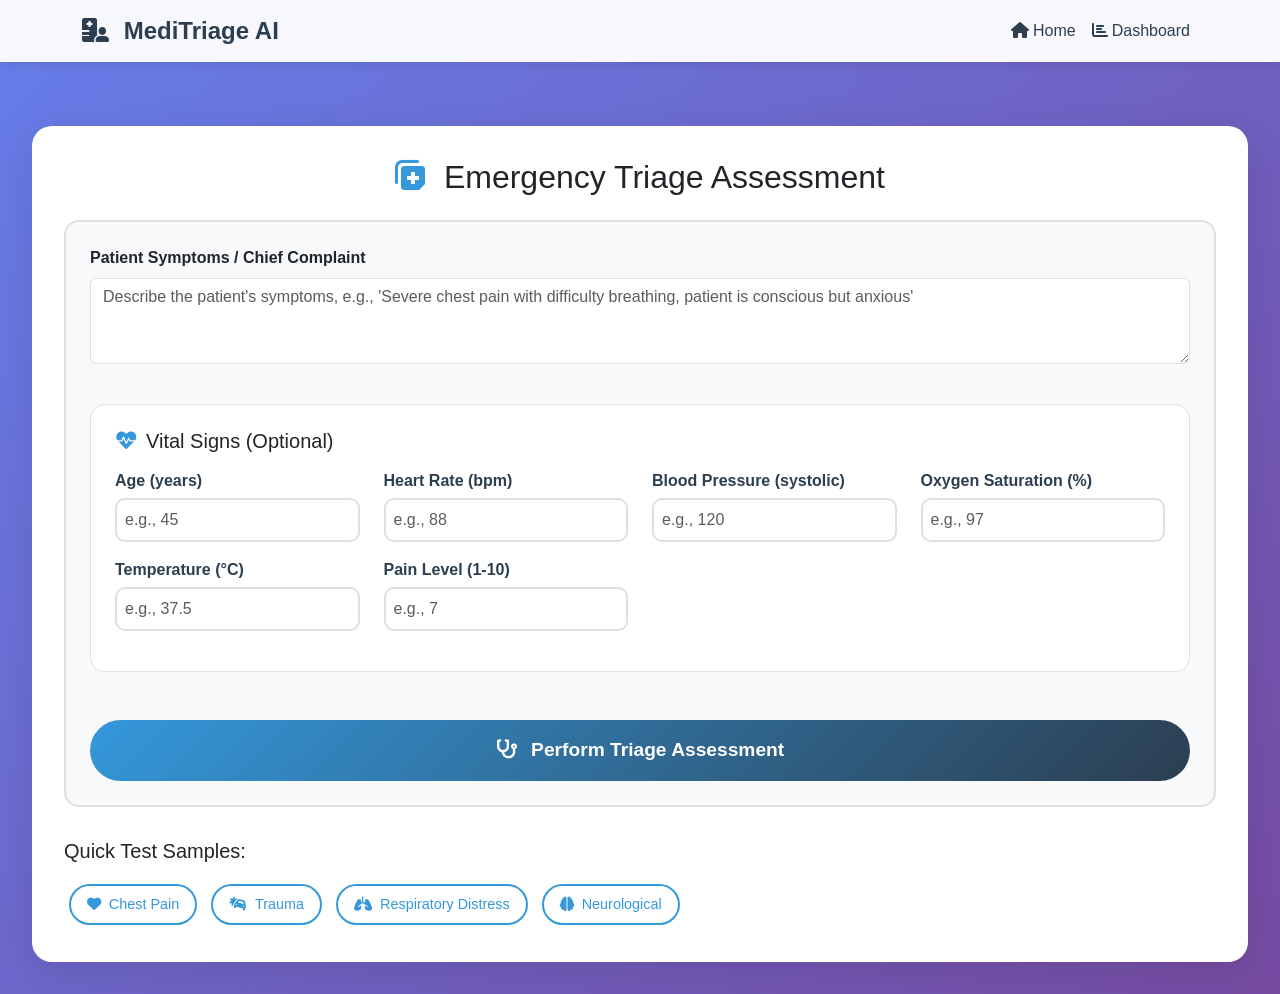
<file: index.html>
<!DOCTYPE html>
<html lang="en">
<head>
    <meta charset="UTF-8">
    <meta name="viewport" content="width=device-width, initial-scale=1.0">
    <title>Medical Triage Assistant</title>
    <link href="https://cdn.jsdelivr.net/npm/bootstrap@5.1.3/dist/css/bootstrap.min.css" rel="stylesheet">
    <link rel="stylesheet" href="https://cdnjs.cloudflare.com/ajax/libs/font-awesome/6.0.0/css/all.min.css">
    <style>
        :root {
            --primary-color: #2c3e50;
            --secondary-color: #3498db;
            --success-color: #27ae60;
            --warning-color: #f39c12;
            --danger-color: #e74c3c;
            --light-bg: #f8f9fa;
        }
        
        body {
            background: linear-gradient(135deg, #667eea 0%, #764ba2 100%);
            min-height: 100vh;
            font-family: 'Segoe UI', Tahoma, Geneva, Verdana, sans-serif;
        }
        
        .navbar {
            background: rgba(255, 255, 255, 0.95);
            box-shadow: 0 2px 10px rgba(0,0,0,0.1);
        }
        
        .navbar-brand {
            font-weight: 700;
            color: var(--primary-color);
            font-size: 1.5rem;
        }
        
        .nav-link {
            color: var(--primary-color);
            font-weight: 500;
            transition: all 0.3s;
        }
        
        .nav-link:hover {
            color: var(--secondary-color);
            transform: translateY(-2px);
        }
        
        .main-container {
            padding: 2rem;
            max-width: 1400px;
            margin: 0 auto;
        }
        
        .assessment-card {
            background: white;
            border-radius: 20px;
            box-shadow: 0 10px 40px rgba(0,0,0,0.1);
            padding: 2rem;
            margin-top: 2rem;
        }
        
        .symptom-input {
            background: var(--light-bg);
            border: 2px solid #e0e0e0;
            border-radius: 15px;
            padding: 1.5rem;
            transition: all 0.3s;
        }
        
        .symptom-input:focus-within {
            border-color: var(--secondary-color);
            box-shadow: 0 0 20px rgba(52, 152, 219, 0.2);
        }
        
        .vital-signs {
            background: white;
            border-radius: 15px;
            padding: 1.5rem;
            margin: 1.5rem 0;
            border: 1px solid #e0e0e0;
        }
        
        .vital-input {
            margin-bottom: 1rem;
        }
        
        .vital-input label {
            font-weight: 600;
            color: var(--primary-color);
            margin-bottom: 0.3rem;
        }
        
        .vital-input input {
            border: 2px solid #e0e0e0;
            border-radius: 10px;
            padding: 0.5rem;
            width: 100%;
            transition: all 0.3s;
        }
        
        .vital-input input:focus {
            border-color: var(--secondary-color);
            outline: none;
            box-shadow: 0 0 10px rgba(52, 152, 219, 0.2);
        }
        
        .assess-btn {
            background: linear-gradient(135deg, var(--secondary-color), var(--primary-color));
            color: white;
            border: none;
            border-radius: 50px;
            padding: 1rem 2.5rem;
            font-size: 1.2rem;
            font-weight: 600;
            cursor: pointer;
            transition: all 0.3s;
            width: 100%;
            margin-top: 1.5rem;
        }
        
        .assess-btn:hover {
            transform: translateY(-3px);
            box-shadow: 0 10px 30px rgba(52, 152, 219, 0.4);
        }
        
        .assess-btn:disabled {
            opacity: 0.7;
            cursor: not-allowed;
        }
        
        .loading-spinner {
            display: none;
            text-align: center;
            padding: 2rem;
        }
        
        .result-card {
            background: white;
            border-radius: 15px;
            padding: 2rem;
            margin-top: 2rem;
            border-left: 5px solid var(--secondary-color);
            animation: slideIn 0.5s ease;
        }
        
        @keyframes slideIn {
            from {
                opacity: 0;
                transform: translateY(20px);
            }
            to {
                opacity: 1;
                transform: translateY(0);
            }
        }
        
        .triage-badge {
            display: inline-block;
            padding: 0.5rem 1.5rem;
            border-radius: 50px;
            font-weight: 700;
            font-size: 1.2rem;
            margin-bottom: 1rem;
        }
        
        .triage-0 { background: #27ae60; color: white; }
        .triage-1 { background: #f39c12; color: white; }
        .triage-2 { background: #e67e22; color: white; }
        .triage-3 { background: #e74c3c; color: white; }
        
        .action-item {
            background: var(--light-bg);
            padding: 0.8rem;
            border-radius: 10px;
            margin-bottom: 0.5rem;
            border-left: 3px solid var(--secondary-color);
        }
        
        .info-grid {
            display: grid;
            grid-template-columns: repeat(auto-fit, minmax(200px, 1fr));
            gap: 1rem;
            margin: 1.5rem 0;
        }
        
        .info-item {
            background: var(--light-bg);
            padding: 1rem;
            border-radius: 10px;
            text-align: center;
        }
        
        .info-item i {
            font-size: 2rem;
            color: var(--secondary-color);
            margin-bottom: 0.5rem;
        }
        
        .quick-samples {
            margin-top: 2rem;
        }
        
        .sample-btn {
            background: white;
            border: 2px solid var(--secondary-color);
            color: var(--secondary-color);
            border-radius: 50px;
            padding: 0.5rem 1rem;
            margin: 0.3rem;
            cursor: pointer;
            transition: all 0.3s;
            font-size: 0.9rem;
        }
        
        .sample-btn:hover {
            background: var(--secondary-color);
            color: white;
        }
        
        .toast-container {
            position: fixed;
            top: 20px;
            right: 20px;
            z-index: 1000;
        }
        
        .toast {
            background: white;
            border-radius: 10px;
            padding: 1rem;
            margin-bottom: 0.5rem;
            box-shadow: 0 5px 15px rgba(0,0,0,0.2);
            animation: slideInRight 0.3s ease;
        }
        
        @keyframes slideInRight {
            from {
                transform: translateX(100%);
                opacity: 0;
            }
            to {
                transform: translateX(0);
                opacity: 1;
            }
        }
    </style>
</head>
<body>
    <nav class="navbar navbar-expand-lg">
        <div class="container">
            <a class="navbar-brand" href="/">
                <i class="fas fa-hospital-user me-2"></i>
                MediTriage AI
            </a>
            <button class="navbar-toggler" type="button" data-bs-toggle="collapse" data-bs-target="#navbarNav">
                <span class="navbar-toggler-icon"></span>
            </button>
            <div class="collapse navbar-collapse" id="navbarNav">
                <ul class="navbar-nav ms-auto">
                    <li class="nav-item">
                        <a class="nav-link" href="/"><i class="fas fa-home me-1"></i>Home</a>
                    </li>
                    <li class="nav-item">
                        <a class="nav-link" href="/dashboard"><i class="fas fa-chart-bar me-1"></i>Dashboard</a>
                    </li>
                </ul>
            </div>
        </div>
    </nav>

    <div class="toast-container" id="toastContainer"></div>

    <div class="main-container">
        <div class="assessment-card">
            <h2 class="text-center mb-4">
                <i class="fas fa-notes-medical me-2" style="color: var(--secondary-color);"></i>
                Emergency Triage Assessment
            </h2>
            
            <div class="symptom-input">
                <div class="row">
                    <div class="col-md-12 mb-3">
                        <label class="form-label fw-bold">Patient Symptoms / Chief Complaint</label>
                        <textarea class="form-control" id="symptoms" rows="3" 
                                  placeholder="Describe the patient's symptoms, e.g., 'Severe chest pain with difficulty breathing, patient is conscious but anxious'"></textarea>
                    </div>
                </div>

                <div class="vital-signs">
                    <h5 class="mb-3"><i class="fas fa-heartbeat me-2" style="color: var(--secondary-color);"></i>Vital Signs (Optional)</h5>
                    <div class="row">
                        <div class="col-md-3 vital-input">
                            <label>Age (years)</label>
                            <input type="number" id="age" class="form-control" placeholder="e.g., 45">
                        </div>
                        <div class="col-md-3 vital-input">
                            <label>Heart Rate (bpm)</label>
                            <input type="number" id="heartRate" class="form-control" placeholder="e.g., 88">
                        </div>
                        <div class="col-md-3 vital-input">
                            <label>Blood Pressure (systolic)</label>
                            <input type="number" id="bpSystolic" class="form-control" placeholder="e.g., 120">
                        </div>
                        <div class="col-md-3 vital-input">
                            <label>Oxygen Saturation (%)</label>
                            <input type="number" id="oxygen" class="form-control" placeholder="e.g., 97">
                        </div>
                        <div class="col-md-3 vital-input">
                            <label>Temperature (°C)</label>
                            <input type="number" id="temperature" class="form-control" placeholder="e.g., 37.5" step="0.1">
                        </div>
                        <div class="col-md-3 vital-input">
                            <label>Pain Level (1-10)</label>
                            <input type="number" id="painLevel" class="form-control" placeholder="e.g., 7" min="1" max="10">
                        </div>
                    </div>
                </div>

                <button class="assess-btn" id="assessBtn" onclick="performAssessment()">
                    <i class="fas fa-stethoscope me-2"></i>
                    Perform Triage Assessment
                </button>
            </div>

            <div class="loading-spinner" id="loadingSpinner">
                <div class="spinner-border text-primary" role="status" style="width: 3rem; height: 3rem;">
                    <span class="visually-hidden">Loading...</span>
                </div>
                <p class="mt-2">Analyzing patient data...</p>
            </div>

            <div id="resultContainer"></div>

            <div class="quick-samples">
                <h5 class="mb-3">Quick Test Samples:</h5>
                <button class="sample-btn" onclick="fillSample('chest')">
                    <i class="fas fa-heart me-1"></i> Chest Pain
                </button>
                <button class="sample-btn" onclick="fillSample('trauma')">
                    <i class="fas fa-car-crash me-1"></i> Trauma
                </button>
                <button class="sample-btn" onclick="fillSample('respiratory')">
                    <i class="fas fa-lungs me-1"></i> Respiratory Distress
                </button>
                <button class="sample-btn" onclick="fillSample('neuro')">
                    <i class="fas fa-brain me-1"></i> Neurological
                </button>
            </div>
        </div>
    </div>

    <script src="https://cdn.jsdelivr.net/npm/bootstrap@5.1.3/dist/js/bootstrap.bundle.min.js"></script>
    <script>
        function showToast(message, type = 'success') {
            const toast = document.createElement('div');
            toast.className = `toast toast-${type}`;
            toast.innerHTML = `
                <i class="fas fa-${type === 'success' ? 'check-circle' : 'exclamation-circle'} me-2"></i>
                ${message}
            `;
            document.getElementById('toastContainer').appendChild(toast);
            
            setTimeout(() => {
                toast.remove();
            }, 3000);
        }

        function fillSample(type) {
            const samples = {
                chest: {
                    symptoms: "55-year-old male with crushing chest pain radiating to left arm, shortness of breath, sweating profusely",
                    age: 55,
                    heartRate: 110,
                    bpSystolic: 160,
                    oxygen: 92,
                    temperature: 37.2,
                    painLevel: 8
                },
                trauma: {
                    symptoms: "30-year-old involved in car accident, conscious but confused, visible bleeding from head wound, complains of neck pain",
                    age: 30,
                    heartRate: 120,
                    bpSystolic: 90,
                    oxygen: 95,
                    temperature: 36.8,
                    painLevel: 9
                },
                respiratory: {
                    symptoms: "45-year-old with sudden difficulty breathing, wheezing, can't speak full sentences, history of asthma",
                    age: 45,
                    heartRate: 115,
                    bpSystolic: 140,
                    oxygen: 88,
                    temperature: 37.5,
                    painLevel: 6
                },
                neuro: {
                    symptoms: "70-year-old with sudden onset of left-sided weakness, facial drooping, slurred speech",
                    age: 70,
                    heartRate: 95,
                    bpSystolic: 180,
                    oxygen: 96,
                    temperature: 36.9,
                    painLevel: 2
                }
            };
            
            const sample = samples[type];
            document.getElementById('symptoms').value = sample.symptoms;
            document.getElementById('age').value = sample.age;
            document.getElementById('heartRate').value = sample.heartRate;
            document.getElementById('bpSystolic').value = sample.bpSystolic;
            document.getElementById('oxygen').value = sample.oxygen;
            document.getElementById('temperature').value = sample.temperature;
            document.getElementById('painLevel').value = sample.painLevel;
            
            showToast(`Sample "${type}" loaded`, 'success');
        }

        async function performAssessment() {
            const symptoms = document.getElementById('symptoms').value.trim();
            
            if (!symptoms) {
                showToast('Please enter patient symptoms', 'error');
                return;
            }

            // Show loading
            document.getElementById('loadingSpinner').style.display = 'block';
            document.getElementById('assessBtn').disabled = true;
            document.getElementById('resultContainer').innerHTML = '';

            // Collect vitals
            const vitals = {
                age: document.getElementById('age').value,
                heart_rate: document.getElementById('heartRate').value,
                bp_systolic: document.getElementById('bpSystolic').value,
                oxygen: document.getElementById('oxygen').value,
                temperature: document.getElementById('temperature').value,
                pain_level: document.getElementById('painLevel').value
            };

            try {
                const response = await fetch('/assess', {
                    method: 'POST',
                    headers: {
                        'Content-Type': 'application/json'
                    },
                    body: JSON.stringify({
                        symptoms: symptoms,
                        ...vitals
                    })
                });

                const data = await response.json();

                if (data.success) {
                    displayResults(data.assessment, data.assessment_id);
                    showToast('Assessment complete!', 'success');
                } else {
                    showToast(data.error || 'Assessment failed', 'error');
                }
            } catch (error) {
                showToast('Network error: ' + error.message, 'error');
            } finally {
                document.getElementById('loadingSpinner').style.display = 'none';
                document.getElementById('assessBtn').disabled = false;
            }
        }

        function displayResults(assessment, assessmentId) {
            const triageLevel = assessment.triage_level;
            const triageColors = ['success', 'warning', 'warning', 'danger'];
            const triageLabels = ['Non-urgent', 'Less Urgent', 'Urgent', 'Emergency'];
            
            const resultHtml = `
                <div class="result-card">
                    <div class="d-flex justify-content-between align-items-center mb-3">
                        <span class="triage-badge triage-${triageLevel}">
                            Level ${triageLevel}: ${triageLabels[triageLevel]}
                        </span>
                        <small class="text-muted">
                            <i class="fas fa-clock me-1"></i>
                            Confidence: ${assessment.confidence || 75}%
                        </small>
                    </div>
                    
                    <div class="info-grid">
                        <div class="info-item">
                            <i class="fas fa-flag"></i>
                            <h6>Priority</h6>
                            <p class="fw-bold">${assessment.priority || 'Medium'}</p>
                        </div>
                        <div class="info-item">
                            <i class="fas fa-building"></i>
                            <h6>Department</h6>
                            <p class="fw-bold">${assessment.department || 'General Ward'}</p>
                        </div>
                        <div class="info-item">
                            <i class="fas fa-hourglass-half"></i>
                            <h6>Urgency</h6>
                            <p class="fw-bold">${assessment.urgency || 'Routine'}</p>
                        </div>
                    </div>
                    
                    <h5 class="mt-4"><i class="fas fa-actions me-2" style="color: var(--secondary-color);"></i>Immediate Actions</h5>
                    <div class="actions-list">
                        ${assessment.immediate_actions && assessment.immediate_actions.length > 0 ? 
                            assessment.immediate_actions.map(action => 
                                `<div class="action-item"><i class="fas fa-check-circle me-2" style="color: var(--success-color);"></i>${action}</div>`
                            ).join('') : 
                            '<p>No specific actions provided</p>'
                        }
                    </div>
                    
                    <div class="row mt-4">
                        <div class="col-md-6">
                            <h6><i class="fas fa-stethoscope me-2"></i>Reasoning</h6>
                            <p class="text-muted">${assessment.reasoning || 'Based on standard triage protocols'}</p>
                        </div>
                        <div class="col-md-6">
                            <h6><i class="fas fa-exclamation-triangle me-2"></i>Risk Factors</h6>
                            <p class="text-muted">${assessment.risk_factors || 'None identified'}</p>
                        </div>
                    </div>
                    
                    <div class="mt-3">
                        <h6><i class="fas fa-clock me-2"></i>Follow-up</h6>
                        <p class="text-muted">${assessment.follow_up || 'As per standard protocol'}</p>
                    </div>
                    
                    <div class="mt-4 text-end">
                        <a href="/assessment/${assessmentId}" class="btn btn-outline-primary btn-sm">
                            <i class="fas fa-external-link-alt me-1"></i>View Full Assessment
                        </a>
                    </div>
                </div>
            `;
            
            document.getElementById('resultContainer').innerHTML = resultHtml;
            
            // Scroll to results
            document.getElementById('resultContainer').scrollIntoView({ 
                behavior: 'smooth', 
                block: 'nearest' 
            });
        }

        // Enable Enter key to submit
        document.getElementById('symptoms').addEventListener('keypress', function(e) {
            if (e.key === 'Enter' && !e.shiftKey) {
                e.preventDefault();
                performAssessment();
            }
        });
    </script>
</body>
</html>
</file>
